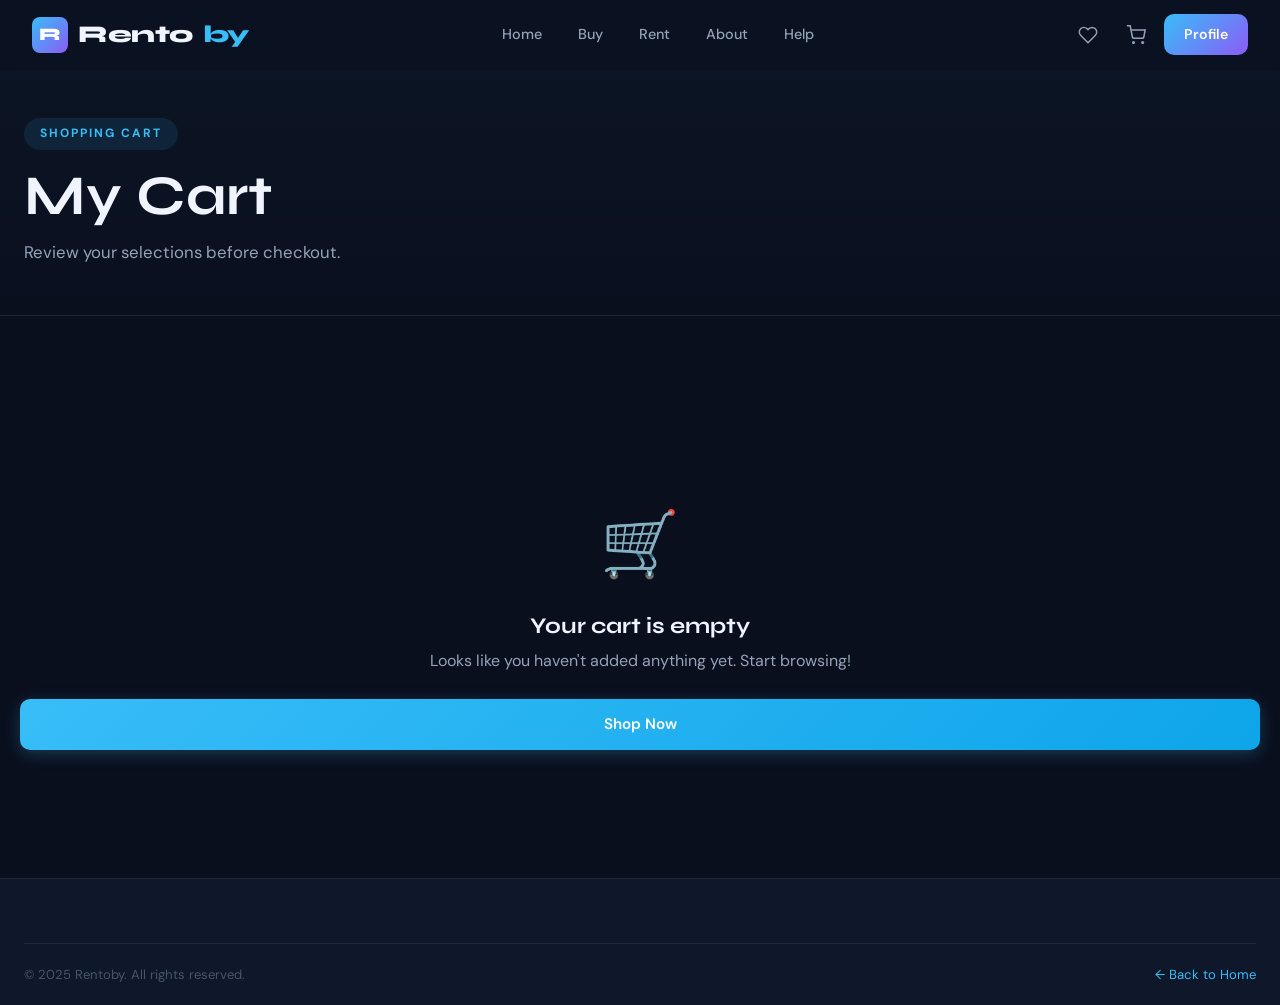
<file: Rentoby (1)/Rentoby/pages/cart.html>
<!DOCTYPE html>
<html lang="en">
<head>
  <meta charset="UTF-8">
  <meta name="viewport" content="width=device-width, initial-scale=1.0">
  <title>My Cart — Rentoby</title>
  <link rel="stylesheet" href="../css/style.css">
  <link rel="stylesheet" href="../css/animations.css">
  <style>
    .cart-layout { display: grid; grid-template-columns: 1fr 340px; gap: 32px; align-items: start; }
    .cart-item {
      background: var(--card);
      border: 1px solid var(--border);
      border-radius: var(--radius-lg);
      padding: 20px;
      display: flex;
      gap: 20px;
      align-items: center;
      margin-bottom: 16px;
      transition: border-color 0.2s;
    }
    .cart-item:hover { border-color: rgba(56,189,248,0.2); }
    .cart-item-img { width: 90px; height: 90px; border-radius: 10px; object-fit: cover; flex-shrink: 0; }
    .cart-item-info { flex: 1; min-width: 0; }
    .cart-mode-badge {
      display: inline-block;
      font-size: 0.68rem;
      font-weight: 700;
      text-transform: uppercase;
      padding: 3px 8px;
      border-radius: 4px;
      margin-bottom: 6px;
    }
    .badge-buy { background: rgba(56,189,248,0.15); color: var(--primary); }
    .badge-rent { background: rgba(139,92,246,0.15); color: var(--secondary); }
    .cart-item-name { font-weight: 700; font-size: 1rem; margin-bottom: 4px; font-family:'Syne',sans-serif; }
    .cart-item-price { color: var(--primary); font-weight: 700; font-size: 1.05rem; }
    .cart-item-period { font-size: 0.78rem; color: var(--text-muted); }
    .qty-control {
      display: flex;
      align-items: center;
      gap: 0;
      background: var(--card2);
      border: 1px solid var(--border);
      border-radius: 8px;
      overflow: hidden;
    }
    .qty-btn {
      width: 36px; height: 36px;
      display: flex; align-items: center; justify-content: center;
      font-size: 1.1rem;
      color: var(--text-muted);
      cursor: pointer;
      transition: all 0.2s;
      flex-shrink: 0;
    }
    .qty-btn:hover { background: rgba(56,189,248,0.08); color: var(--primary); }
    .qty-num { width: 40px; text-align: center; font-weight: 700; font-size: 0.95rem; }
    .cart-item-remove {
      width: 36px; height: 36px;
      border-radius: 8px;
      display: flex; align-items: center; justify-content: center;
      color: var(--text-dim);
      cursor: pointer;
      transition: all 0.2s;
      flex-shrink: 0;
    }
    .cart-item-remove:hover { background: rgba(239,68,68,0.1); color: var(--danger); }
    .cart-right-panel {
      background: var(--card);
      border: 1px solid var(--border);
      border-radius: var(--radius-lg);
      padding: 28px;
      position: sticky;
      top: calc(var(--nav-h) + 20px);
    }
    .cart-right-panel h3 { font-size: 1.1rem; margin-bottom: 20px; padding-bottom: 16px; border-bottom: 1px solid var(--border); }
    .cart-summary-row { display: flex; justify-content: space-between; margin-bottom: 14px; font-size: 0.9rem; color: var(--text-muted); }
    .cart-summary-row.total { font-size: 1.1rem; font-weight: 800; color: var(--text); padding-top: 14px; border-top: 1px solid var(--border); margin-top: 14px; }
    .cart-summary-row span:last-child { color: var(--text); }
    .cart-summary-row.total span:last-child { color: var(--primary); font-size: 1.3rem; }
    .coupon-input { display: flex; gap: 8px; margin: 20px 0; }
    .coupon-input input { flex: 1; background: var(--card2); border: 1px solid var(--border); color: var(--text); padding: 10px 14px; border-radius: 8px; font-size: 0.85rem; outline: none; }
    .coupon-input input:focus { border-color: var(--primary); }
    .coupon-input button { background: rgba(56,189,248,0.1); border: 1px solid rgba(56,189,248,0.2); color: var(--primary); padding: 10px 16px; border-radius: 8px; font-size: 0.85rem; font-weight: 600; cursor: pointer; transition: all 0.2s; }
    .coupon-input button:hover { background: rgba(56,189,248,0.2); }
    .checkout-btn { width: 100%; background: linear-gradient(135deg, var(--primary), var(--primary-dark)); color: #fff; padding: 15px; border-radius: 10px; font-size: 1rem; font-weight: 700; cursor: pointer; transition: all 0.2s; border: none; font-family: inherit; }
    .checkout-btn:hover { transform: translateY(-2px); box-shadow: 0 8px 24px rgba(56,189,248,0.3); }
    .cart-trust { display: flex; flex-direction: column; gap: 8px; margin-top: 16px; }
    .trust-item { display: flex; align-items: center; gap: 8px; font-size: 0.8rem; color: var(--text-muted); }
    .cart-header-row { display: flex; align-items: center; justify-content: space-between; margin-bottom: 20px; }
    .clear-cart-btn { font-size: 0.82rem; color: var(--danger); cursor: pointer; transition: opacity 0.2s; }
    .clear-cart-btn:hover { opacity: 0.7; }
    @media(max-width:1024px){ .cart-layout { grid-template-columns: 1fr; } .cart-right-panel { position: static; } }
    @media(max-width:600px){ .cart-item { flex-wrap: wrap; } .cart-item-img { width: 70px; height: 70px; } }
  </style>
</head>
<body>

<nav class="navbar">
  <div class="nav-inner">
    <a href="../index.html" class="nav-logo"><span class="logo-r">R</span> Rento<span>by</span></a>
    <ul class="nav-links" id="nav-links">
      <li><a href="../index.html">Home</a></li>
      <li><a href="buy.html">Buy</a></li>
      <li><a href="rent.html">Rent</a></li>
      <li><a href="about.html">About</a></li>
      <li><a href="help.html">Help</a></li>
    </ul>
    <div class="nav-right">
      <a href="wishlist.html" class="nav-icon-btn">
        <svg width="20" height="20" viewBox="0 0 24 24" fill="none" stroke="currentColor" stroke-width="1.8"><path d="M20.84 4.61a5.5 5.5 0 0 0-7.78 0L12 5.67l-1.06-1.06a5.5 5.5 0 0 0-7.78 7.78l1.06 1.06L12 21.23l7.78-7.78 1.06-1.06a5.5 5.5 0 0 0 0-7.78z"/></svg>
        <span class="wishlist-badge">0</span>
      </a>
      <a href="cart.html" class="nav-icon-btn">
        <svg width="20" height="20" viewBox="0 0 24 24" fill="none" stroke="currentColor" stroke-width="1.8"><circle cx="9" cy="21" r="1"/><circle cx="20" cy="21" r="1"/><path d="M1 1h4l2.68 13.39a2 2 0 0 0 2 1.61h9.72a2 2 0 0 0 2-1.61L23 6H6"/></svg>
        <span class="cart-badge">0</span>
      </a>
      <a href="profile.html" class="btn-nav-cta">Profile</a>
      <button class="menu-toggle" id="menu-toggle"><span></span><span></span><span></span></button>
    </div>
  </div>
</nav>

<div class="page-header">
  <div class="container">
    <span class="section-tag">Shopping Cart</span>
    <h1>My Cart</h1>
    <p>Review your selections before checkout.</p>
  </div>
</div>

<div class="container section-sm">
  <div id="cart-content"></div>
</div>

<footer class="footer">
  <div class="container">
    <div class="footer-bottom">
      <span>© 2025 Rentoby. All rights reserved.</span>
      <a href="../index.html" style="color:var(--primary)">← Back to Home</a>
    </div>
  </div>
</footer>

<script src="../js/products.js"></script>
<script src="../js/cart.js"></script>
<script src="../js/main.js"></script>
<script>
  function renderCart() {
    const items = Cart.getAll();
    const container = document.getElementById('cart-content');

    if (!items.length) {
      container.innerHTML = `
        <div class="empty-state">
          <div class="empty-icon">🛒</div>
          <h3>Your cart is empty</h3>
          <p>Looks like you haven't added anything yet. Start browsing!</p>
          <a href="buy.html" class="btn btn-primary">Shop Now</a>
        </div>`;
      return;
    }

    const subtotal = Cart.total();
    const delivery = 0;
    const discount = 0;
    const total = subtotal + delivery - discount;

    container.innerHTML = `
      <div class="cart-layout">
        <div>
          <div class="cart-header-row">
            <h2 style="font-size:1.1rem">${items.length} item${items.length>1?'s':''} in your cart</h2>
            <span class="clear-cart-btn" onclick="clearAll()">Clear all</span>
          </div>
          <div id="cart-items">
            ${items.map(item => `
              <div class="cart-item slide-up" data-key="${item.key}">
                <img class="cart-item-img" src="${item.image}" alt="${item.name}"
                     onerror="this.src='https://images.unsplash.com/photo-1555041469-a586c61ea9bc?w=200&q=80'">
                <div class="cart-item-info">
                  <span class="cart-mode-badge badge-${item.mode}">${item.mode === 'buy' ? 'Purchase' : `Rent / ${item.rentPeriod}`}</span>
                  <div class="cart-item-name">${item.name}</div>
                  <div class="cart-item-price">₹${item.price.toLocaleString('en-IN')}
                    ${item.mode === 'rent' ? `<span class="cart-item-period">/${item.rentPeriod === 'daily' ? 'day' : item.rentPeriod === 'weekly' ? 'wk' : 'mo'}</span>` : ''}
                  </div>
                </div>
                <div class="qty-control">
                  <button class="qty-btn" onclick="changeQty('${item.key}', ${item.qty - 1})">−</button>
                  <span class="qty-num">${item.qty}</span>
                  <button class="qty-btn" onclick="changeQty('${item.key}', ${item.qty + 1})">+</button>
                </div>
                <div style="text-align:right; min-width:90px">
                  <div style="font-weight:700; font-family:'Syne',sans-serif; color:var(--primary)">
                    ₹${(item.price * item.qty).toLocaleString('en-IN')}
                  </div>
                </div>
                <button class="cart-item-remove" onclick="removeItem('${item.key}')" title="Remove">
                  <svg width="16" height="16" viewBox="0 0 24 24" fill="none" stroke="currentColor" stroke-width="2">
                    <polyline points="3 6 5 6 21 6"/><path d="M19 6l-1 14a2 2 0 0 1-2 2H8a2 2 0 0 1-2-2L5 6"/>
                    <path d="M10 11v6M14 11v6"/><path d="M9 6V4a1 1 0 0 1 1-1h4a1 1 0 0 1 1 1v2"/>
                  </svg>
                </button>
              </div>`).join('')}
          </div>
        </div>

        <div class="cart-right-panel">
          <h3>Order Summary</h3>
          <div class="cart-summary-row"><span>Subtotal (${items.reduce((s,i)=>s+i.qty,0)} items)</span><span>₹${subtotal.toLocaleString('en-IN')}</span></div>
          <div class="cart-summary-row"><span>Delivery</span><span style="color:var(--success)">FREE</span></div>
          <div class="cart-summary-row"><span>Assembly</span><span style="color:var(--success)">FREE</span></div>
          <div class="coupon-input">
            <input type="text" placeholder="Coupon code" id="coupon-input">
            <button onclick="applyCoupon()">Apply</button>
          </div>
          <div class="cart-summary-row total"><span>Total</span><span>₹${total.toLocaleString('en-IN')}</span></div>
          <button class="checkout-btn btn-ripple" onclick="checkout()">Proceed to Checkout →</button>
          <div class="cart-trust">
            <div class="trust-item">🔒 Secure 256-bit SSL payment</div>
            <div class="trust-item">↩️ Free returns within 7 days</div>
            <div class="trust-item">🚚 Free delivery & setup</div>
          </div>
        </div>
      </div>`;

    initScrollAnimations();
  }

  function changeQty(key, qty) {
    Cart.updateQty(key, qty);
    renderCart();
  }

  function removeItem(key) {
    Cart.remove(key);
    renderCart();
  }

  function clearAll() {
    if (confirm('Remove all items from cart?')) {
      Cart.clear();
      renderCart();
    }
  }

  function applyCoupon() {
    const val = document.getElementById('coupon-input')?.value;
    showToast(val ? `Coupon "${val}" is not valid.` : 'Enter a coupon code.', 'info');
  }

  function checkout() {
    showToast('🎉 Order placed successfully! (Demo)', 'success');
    setTimeout(() => {
      Cart.clear();
      renderCart();
    }, 1500);
  }

  document.addEventListener('cartUpdated', renderCart);
  renderCart();
</script>
</body>
</html>
</file>
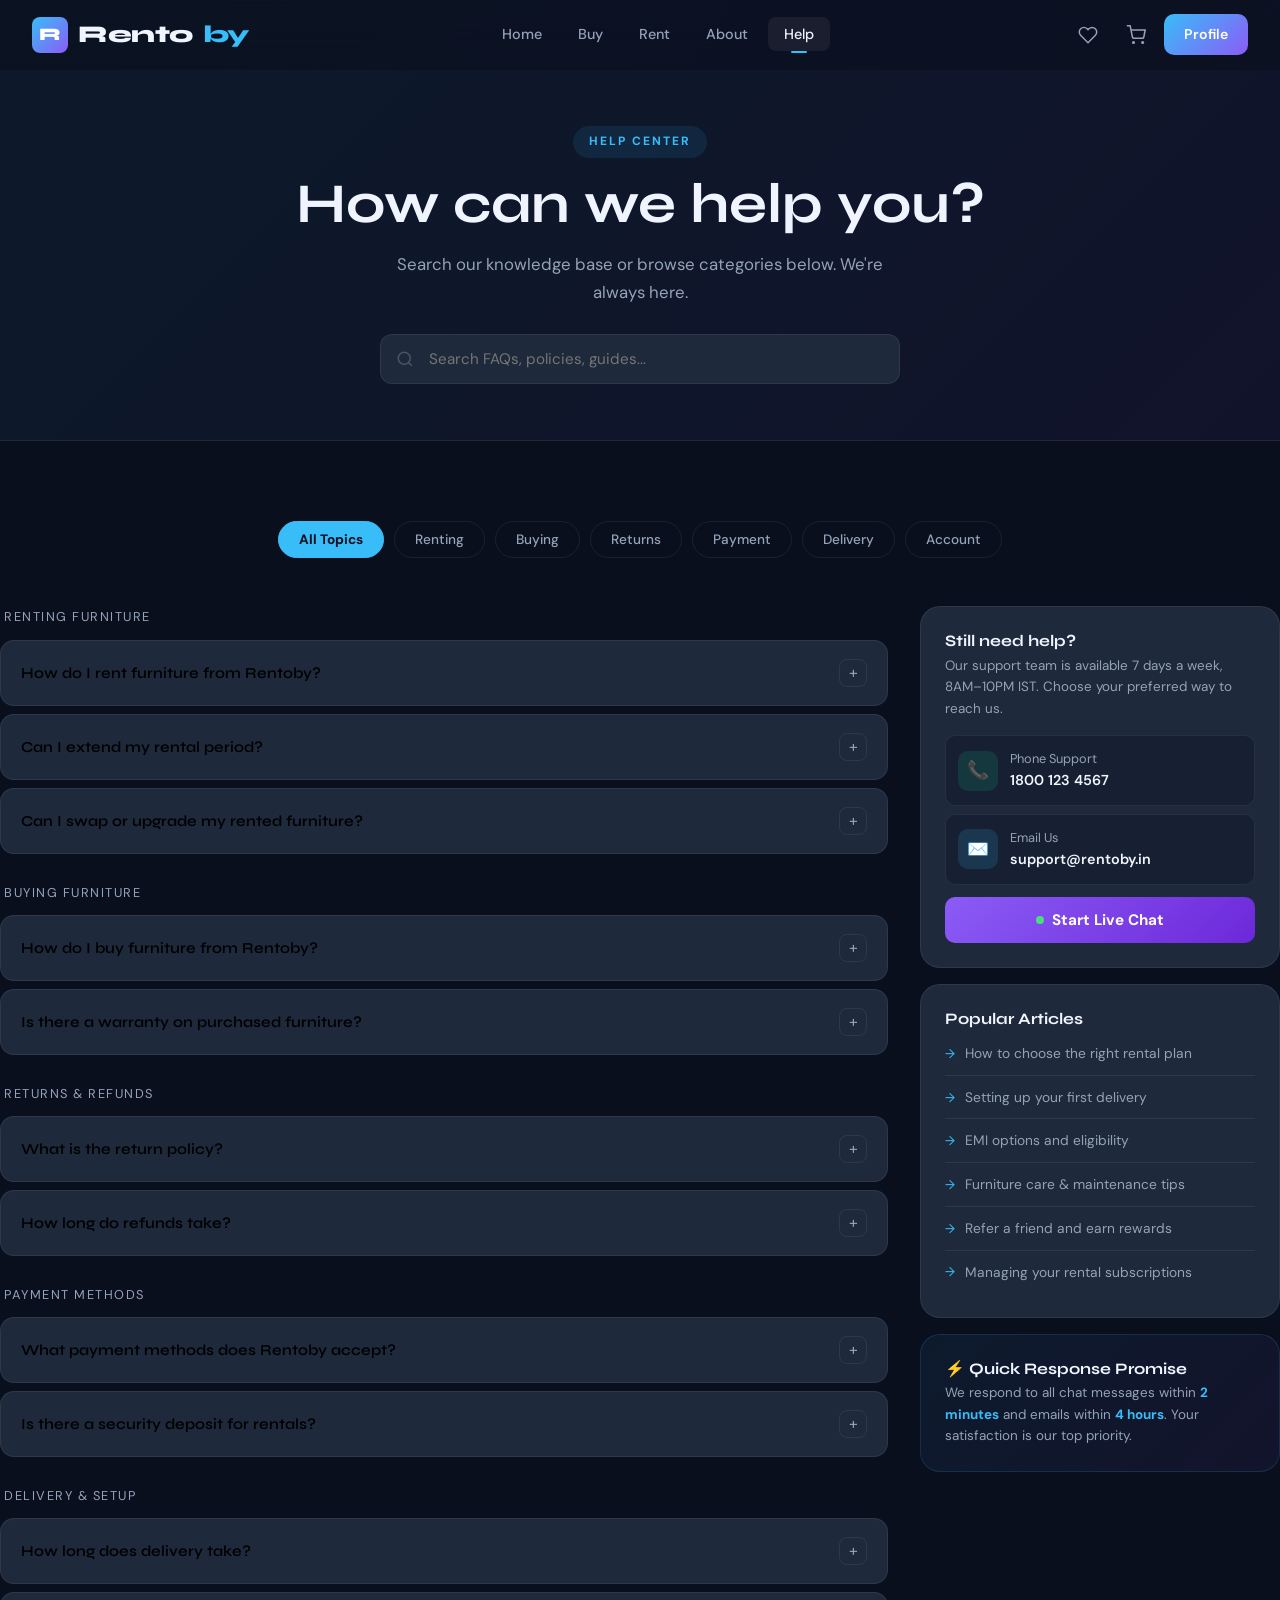
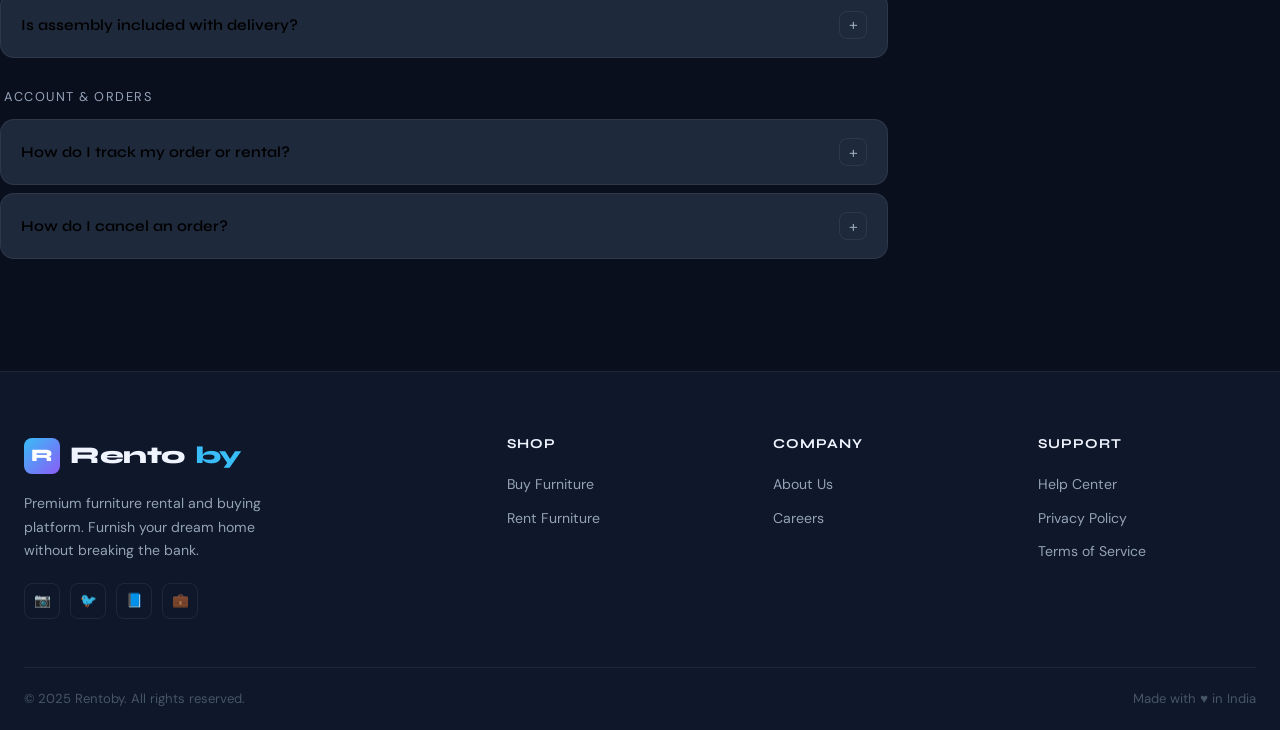
<file: Rentoby (1)/Rentoby/pages/help.html>
<!DOCTYPE html>
<html lang="en">
<head>
  <meta charset="UTF-8">
  <meta name="viewport" content="width=device-width, initial-scale=1.0">
  <title>Help Center — Rentoby</title>
  <link rel="stylesheet" href="../css/style.css">
  <link rel="stylesheet" href="../css/animations.css">
  <style>
    /* ── Help Hero ── */
    .help-hero {
      background: linear-gradient(135deg, rgba(56,189,248,0.06), rgba(139,92,246,0.06));
      border-bottom: 1px solid var(--border);
      padding: calc(var(--nav-h) + 56px) 0 56px;
      text-align: center;
    }
    .help-hero h1 { font-size: clamp(2rem,5vw,3.5rem); margin-bottom: 14px; }
    .help-hero p { color: var(--text-muted); font-size: 1.05rem; max-width: 520px; margin: 0 auto 28px; }
    .help-search {
      position: relative;
      max-width: 520px;
      margin: 0 auto;
    }
    .help-search input {
      width: 100%;
      background: var(--card);
      border: 1px solid var(--border);
      border-radius: 12px;
      padding: 14px 20px 14px 48px;
      color: var(--text);
      font-size: 0.95rem;
      outline: none;
      transition: border-color 0.2s, box-shadow 0.2s;
    }
    .help-search input:focus { border-color: var(--primary); box-shadow: 0 0 0 4px rgba(56,189,248,0.1); }
    .help-search .h-search-icon {
      position: absolute;
      left: 16px; top: 50%;
      transform: translateY(-50%);
      color: var(--text-dim);
      pointer-events: none;
    }

    /* ── FAQ Categories ── */
    .faq-cats {
      display: flex;
      gap: 10px;
      flex-wrap: wrap;
      justify-content: center;
      margin-bottom: 48px;
    }
    .faq-cat-btn {
      padding: 9px 20px;
      border: 1px solid var(--border);
      border-radius: 40px;
      font-size: 0.85rem;
      font-weight: 500;
      color: var(--text-muted);
      background: transparent;
      cursor: pointer;
      transition: all 0.2s;
    }
    .faq-cat-btn:hover { border-color: var(--primary); color: var(--primary); }
    .faq-cat-btn.active {
      background: var(--primary);
      border-color: var(--primary);
      color: #0a0f1e;
      font-weight: 700;
    }

    /* ── FAQ Layout ── */
    .faq-layout {
      display: grid;
      grid-template-columns: 1fr 360px;
      gap: 32px;
      align-items: start;
    }

    /* ── Accordion ── */
    .faq-group { margin-bottom: 32px; }
    .faq-group-title {
      font-size: 0.8rem;
      text-transform: uppercase;
      letter-spacing: 1.5px;
      color: var(--text-muted);
      margin-bottom: 12px;
      padding-left: 4px;
    }
    .accordion-item {
      background: var(--card);
      border: 1px solid var(--border);
      border-radius: var(--radius);
      margin-bottom: 8px;
      overflow: hidden;
      transition: border-color 0.2s;
    }
    .accordion-item.open { border-color: rgba(56,189,248,0.25); }
    .accordion-trigger {
      width: 100%;
      display: flex;
      align-items: center;
      justify-content: space-between;
      gap: 12px;
      padding: 18px 20px;
      text-align: left;
      cursor: pointer;
      transition: background 0.2s;
    }
    .accordion-trigger:hover { background: rgba(56,189,248,0.04); }
    .accordion-q {
      font-size: 0.95rem;
      font-weight: 600;
      font-family: 'Syne', sans-serif;
      flex: 1;
    }
    .accordion-icon {
      width: 28px; height: 28px;
      border: 1px solid var(--border);
      border-radius: 8px;
      display: flex; align-items: center; justify-content: center;
      color: var(--text-muted);
      font-size: 1rem;
      flex-shrink: 0;
      transition: all 0.3s;
      font-style: normal;
    }
    .accordion-item.open .accordion-icon {
      background: var(--primary);
      border-color: var(--primary);
      color: #0a0f1e;
      transform: rotate(45deg);
    }
    .accordion-body {
      max-height: 0;
      overflow: hidden;
      transition: max-height 0.4s cubic-bezier(0,1,0,1);
    }
    .accordion-item.open .accordion-body {
      max-height: 600px;
      transition: max-height 0.5s ease-in-out;
    }
    .accordion-answer {
      padding: 0 20px 18px;
      font-size: 0.9rem;
      color: var(--text-muted);
      line-height: 1.8;
      border-top: 1px solid var(--border);
      padding-top: 14px;
    }
    .accordion-answer ul { list-style: disc; padding-left: 18px; margin-top: 8px; }
    .accordion-answer li { margin-bottom: 4px; }
    .accordion-answer strong { color: var(--text); }
    .accordion-answer a { color: var(--primary); text-decoration: underline; }

    /* ── Contact Panel ── */
    .contact-panel { position: sticky; top: calc(var(--nav-h) + 20px); display: flex; flex-direction: column; gap: 16px; }
    .contact-card {
      background: var(--card);
      border: 1px solid var(--border);
      border-radius: var(--radius-lg);
      padding: 24px;
    }
    .contact-card h3 { font-size: 1rem; margin-bottom: 4px; }
    .contact-card p { font-size: 0.84rem; color: var(--text-muted); margin-bottom: 16px; line-height: 1.6; }
    .contact-method {
      display: flex;
      align-items: center;
      gap: 12px;
      padding: 12px;
      background: var(--card2);
      border: 1px solid var(--border);
      border-radius: 10px;
      margin-bottom: 8px;
      transition: all 0.2s;
      cursor: pointer;
    }
    .contact-method:hover { border-color: var(--primary); transform: translateX(3px); }
    .contact-method-icon {
      width: 40px; height: 40px;
      border-radius: 10px;
      display: flex; align-items: center; justify-content: center;
      font-size: 1.1rem;
      flex-shrink: 0;
    }
    .icon-phone { background: rgba(16,185,129,0.15); }
    .icon-email { background: rgba(56,189,248,0.15); }
    .icon-chat { background: rgba(139,92,246,0.15); }
    .contact-method-info {}
    .contact-label { font-size: 0.8rem; color: var(--text-muted); }
    .contact-value { font-size: 0.9rem; font-weight: 600; }
    .live-chat-btn {
      width: 100%;
      background: linear-gradient(135deg, var(--secondary), #6d28d9);
      color: #fff;
      padding: 13px;
      border-radius: 10px;
      font-size: 0.95rem;
      font-weight: 700;
      cursor: pointer;
      transition: all 0.2s;
      border: none;
      font-family: inherit;
      display: flex;
      align-items: center;
      justify-content: center;
      gap: 8px;
      margin-top: 12px;
    }
    .live-chat-btn:hover { transform: translateY(-2px); box-shadow: 0 8px 24px rgba(139,92,246,0.3); }
    .chat-dot {
      width: 8px; height: 8px;
      background: #4ade80;
      border-radius: 50%;
      animation: pulseGlow 1.5s ease-in-out infinite;
    }

    /* ── Popular Articles ── */
    .article-link {
      display: flex;
      align-items: center;
      gap: 10px;
      padding: 10px 0;
      border-bottom: 1px solid var(--border);
      font-size: 0.86rem;
      cursor: pointer;
      transition: color 0.2s;
      color: var(--text-muted);
    }
    .article-link:last-child { border-bottom: none; }
    .article-link:hover { color: var(--primary); }
    .article-link::before { content: '→'; color: var(--primary); font-size: 0.8rem; }

    @media(max-width:1024px) { .faq-layout { grid-template-columns: 1fr; } .contact-panel { position: static; } }
  </style>
</head>
<body>

<nav class="navbar">
  <div class="nav-inner">
    <a href="../index.html" class="nav-logo"><span class="logo-r">R</span> Rento<span>by</span></a>
    <ul class="nav-links" id="nav-links">
      <li><a href="../index.html">Home</a></li>
      <li><a href="buy.html">Buy</a></li>
      <li><a href="rent.html">Rent</a></li>
      <li><a href="about.html">About</a></li>
      <li><a href="help.html" class="active">Help</a></li>
    </ul>
    <div class="nav-right">
      <a href="wishlist.html" class="nav-icon-btn"><svg width="20" height="20" viewBox="0 0 24 24" fill="none" stroke="currentColor" stroke-width="1.8"><path d="M20.84 4.61a5.5 5.5 0 0 0-7.78 0L12 5.67l-1.06-1.06a5.5 5.5 0 0 0-7.78 7.78l1.06 1.06L12 21.23l7.78-7.78 1.06-1.06a5.5 5.5 0 0 0 0-7.78z"/></svg><span class="wishlist-badge">0</span></a>
      <a href="cart.html" class="nav-icon-btn"><svg width="20" height="20" viewBox="0 0 24 24" fill="none" stroke="currentColor" stroke-width="1.8"><circle cx="9" cy="21" r="1"/><circle cx="20" cy="21" r="1"/><path d="M1 1h4l2.68 13.39a2 2 0 0 0 2 1.61h9.72a2 2 0 0 0 2-1.61L23 6H6"/></svg><span class="cart-badge">0</span></a>
      <a href="profile.html" class="btn-nav-cta">Profile</a>
      <button class="menu-toggle" id="menu-toggle"><span></span><span></span><span></span></button>
    </div>
  </div>
</nav>

<!-- Hero -->
<div class="help-hero">
  <div class="container">
    <span class="section-tag" style="animation:fadeInUp 0.6s both">Help Center</span>
    <h1 style="animation:fadeInUp 0.7s 0.1s both">How can we help you?</h1>
    <p style="animation:fadeInUp 0.8s 0.2s both">Search our knowledge base or browse categories below. We're always here.</p>
    <div class="help-search" style="animation:fadeInUp 0.8s 0.3s both">
      <svg class="h-search-icon" width="18" height="18" viewBox="0 0 24 24" fill="none" stroke="currentColor" stroke-width="2"><circle cx="11" cy="11" r="8"/><path d="m21 21-4.35-4.35"/></svg>
      <input type="text" id="faq-search" placeholder="Search FAQs, policies, guides..." autocomplete="off">
    </div>
  </div>
</div>

<div class="container section">

  <!-- FAQ Category Tabs -->
  <div class="faq-cats">
    <button class="faq-cat-btn active" data-cat="all">All Topics</button>
    <button class="faq-cat-btn" data-cat="renting">Renting</button>
    <button class="faq-cat-btn" data-cat="buying">Buying</button>
    <button class="faq-cat-btn" data-cat="returns">Returns</button>
    <button class="faq-cat-btn" data-cat="payment">Payment</button>
    <button class="faq-cat-btn" data-cat="delivery">Delivery</button>
    <button class="faq-cat-btn" data-cat="account">Account</button>
  </div>

  <div class="faq-layout">
    <!-- FAQ Accordion -->
    <div>
      <div class="faq-group" id="faq-accordion">

        <!-- Renting -->
        <div class="faq-group-title">Renting Furniture</div>
        <div class="accordion-item slide-up" data-cat="renting">
          <button class="accordion-trigger" onclick="toggleAccordion(this)">
            <span class="accordion-q">How do I rent furniture from Rentoby?</span>
            <i class="accordion-icon">+</i>
          </button>
          <div class="accordion-body">
            <div class="accordion-answer">
              Renting is simple and takes just a few minutes:
              <ul>
                <li>Browse our <a href="rent.html">Rent page</a> and choose your furniture.</li>
                <li>Select your preferred rental period — Daily, Weekly, or Monthly.</li>
                <li>Add to cart and proceed to checkout.</li>
                <li>Enter your delivery address and pay securely online.</li>
                <li>We deliver and assemble — usually within 24–48 hours!</li>
              </ul>
              <strong>No security deposit required.</strong> Cancel or return anytime.
            </div>
          </div>
        </div>

        <div class="accordion-item slide-up delay-1" data-cat="renting">
          <button class="accordion-trigger" onclick="toggleAccordion(this)">
            <span class="accordion-q">Can I extend my rental period?</span>
            <i class="accordion-icon">+</i>
          </button>
          <div class="accordion-body">
            <div class="accordion-answer">
              Yes! You can extend your rental at any time from your Profile dashboard under "My Rentals". Extensions are billed at the same rate as your current plan. There are no penalties for extending — in fact, longer plans come with better pricing.
            </div>
          </div>
        </div>

        <div class="accordion-item slide-up delay-2" data-cat="renting">
          <button class="accordion-trigger" onclick="toggleAccordion(this)">
            <span class="accordion-q">Can I swap or upgrade my rented furniture?</span>
            <i class="accordion-icon">+</i>
          </button>
          <div class="accordion-body">
            <div class="accordion-answer">
              Absolutely. Rentoby allows you to swap your rented item for a different product once per rental cycle at no extra charge. Upgrades (switching to a higher-value item) involve a simple top-up payment. Contact our support team to initiate a swap.
            </div>
          </div>
        </div>

        <!-- Buying -->
        <div class="faq-group-title" style="margin-top:28px">Buying Furniture</div>
        <div class="accordion-item slide-up" data-cat="buying">
          <button class="accordion-trigger" onclick="toggleAccordion(this)">
            <span class="accordion-q">How do I buy furniture from Rentoby?</span>
            <i class="accordion-icon">+</i>
          </button>
          <div class="accordion-body">
            <div class="accordion-answer">
              Buying is straightforward:
              <ul>
                <li>Visit our <a href="buy.html">Buy page</a> and browse 50+ premium products.</li>
                <li>Click "Buy Now" or add to cart.</li>
                <li>Checkout securely with UPI, Card, Net Banking, or EMI.</li>
                <li>Receive delivery within 2–5 business days, with free assembly included.</li>
              </ul>
              All purchases come with a <strong>1-year warranty</strong> and 7-day easy return policy.
            </div>
          </div>
        </div>

        <div class="accordion-item slide-up delay-1" data-cat="buying">
          <button class="accordion-trigger" onclick="toggleAccordion(this)">
            <span class="accordion-q">Is there a warranty on purchased furniture?</span>
            <i class="accordion-icon">+</i>
          </button>
          <div class="accordion-body">
            <div class="accordion-answer">
              Yes. All furniture purchased from Rentoby includes a <strong>1-year manufacturer warranty</strong> covering manufacturing defects. Premium products (marked with "Top Rated") come with a <strong>2-year warranty</strong>. Warranty does not cover damage caused by misuse or accidents — but we offer optional furniture protection plans.
            </div>
          </div>
        </div>

        <!-- Returns -->
        <div class="faq-group-title" style="margin-top:28px">Returns & Refunds</div>
        <div class="accordion-item slide-up" data-cat="returns">
          <button class="accordion-trigger" onclick="toggleAccordion(this)">
            <span class="accordion-q">What is the return policy?</span>
            <i class="accordion-icon">+</i>
          </button>
          <div class="accordion-body">
            <div class="accordion-answer">
              We offer a <strong>7-day hassle-free return policy</strong> on all purchases. If you're not completely happy with your order:
              <ul>
                <li>Initiate a return from your Profile → My Orders within 7 days of delivery.</li>
                <li>Our team will schedule a free pickup at your convenience.</li>
                <li>Refunds are processed within 5–7 business days to your original payment method.</li>
              </ul>
              For rentals, you can return items at any time — just give us 48 hours' notice and we'll arrange pickup for free.
            </div>
          </div>
        </div>

        <div class="accordion-item slide-up delay-1" data-cat="returns">
          <button class="accordion-trigger" onclick="toggleAccordion(this)">
            <span class="accordion-q">How long do refunds take?</span>
            <i class="accordion-icon">+</i>
          </button>
          <div class="accordion-body">
            <div class="accordion-answer">
              Once your return is picked up and inspected (usually 1–2 business days), refunds are processed within <strong>5–7 business days</strong>. The time to reflect in your account depends on your bank or payment provider — typically 2–3 additional working days for cards, and near-instant for UPI.
            </div>
          </div>
        </div>

        <!-- Payment -->
        <div class="faq-group-title" style="margin-top:28px">Payment Methods</div>
        <div class="accordion-item slide-up" data-cat="payment">
          <button class="accordion-trigger" onclick="toggleAccordion(this)">
            <span class="accordion-q">What payment methods does Rentoby accept?</span>
            <i class="accordion-icon">+</i>
          </button>
          <div class="accordion-body">
            <div class="accordion-answer">
              We accept all major payment methods:
              <ul>
                <li><strong>UPI:</strong> PhonePe, Google Pay, Paytm, BHIM</li>
                <li><strong>Credit/Debit Cards:</strong> Visa, Mastercard, RuPay, Amex</li>
                <li><strong>Net Banking:</strong> All major Indian banks</li>
                <li><strong>EMI:</strong> No-cost EMI on orders above ₹5,000 (3, 6, 12 months)</li>
                <li><strong>Wallets:</strong> Paytm, Amazon Pay, MobiKwik</li>
                <li><strong>Buy Now Pay Later:</strong> ZestMoney, LazyPay</li>
              </ul>
              All transactions are secured with 256-bit SSL encryption.
            </div>
          </div>
        </div>

        <div class="accordion-item slide-up delay-1" data-cat="payment">
          <button class="accordion-trigger" onclick="toggleAccordion(this)">
            <span class="accordion-q">Is there a security deposit for rentals?</span>
            <i class="accordion-icon">+</i>
          </button>
          <div class="accordion-body">
            <div class="accordion-answer">
              <strong>No security deposit is required</strong> for any rental on Rentoby. This is one of our core promises. You simply pay the rental amount for your chosen period, and that's it. No hidden charges, no lock-in fees, no surprises.
            </div>
          </div>
        </div>

        <!-- Delivery -->
        <div class="faq-group-title" style="margin-top:28px">Delivery & Setup</div>
        <div class="accordion-item slide-up" data-cat="delivery">
          <button class="accordion-trigger" onclick="toggleAccordion(this)">
            <span class="accordion-q">How long does delivery take?</span>
            <i class="accordion-icon">+</i>
          </button>
          <div class="accordion-body">
            <div class="accordion-answer">
              Delivery timelines depend on your city:
              <ul>
                <li><strong>Metro cities</strong> (Bengaluru, Mumbai, Delhi, Hyderabad, Chennai, Pune): Same-day or next-day delivery.</li>
                <li><strong>Tier-2 cities:</strong> 2–3 business days.</li>
                <li><strong>Other pin codes:</strong> 4–7 business days.</li>
              </ul>
              All deliveries include <strong>free assembly and setup</strong> by our trained team. You'll receive real-time tracking via SMS and email.
            </div>
          </div>
        </div>

        <div class="accordion-item slide-up delay-1" data-cat="delivery">
          <button class="accordion-trigger" onclick="toggleAccordion(this)">
            <span class="accordion-q">Is assembly included with delivery?</span>
            <i class="accordion-icon">+</i>
          </button>
          <div class="accordion-body">
            <div class="accordion-answer">
              Yes, 100% free assembly is included with every order — both rentals and purchases. Our professional installation team will arrive with your delivery, assemble everything in your space, and clean up before leaving. You don't need to lift a finger.
            </div>
          </div>
        </div>

        <!-- Account -->
        <div class="faq-group-title" style="margin-top:28px">Account & Orders</div>
        <div class="accordion-item slide-up" data-cat="account">
          <button class="accordion-trigger" onclick="toggleAccordion(this)">
            <span class="accordion-q">How do I track my order or rental?</span>
            <i class="accordion-icon">+</i>
          </button>
          <div class="accordion-body">
            <div class="accordion-answer">
              You can track all your orders and active rentals from your <a href="profile.html">Profile page</a> under "My Orders" or "Active Rentals". We also send real-time SMS and email updates at every stage — order confirmed, out for delivery, delivered, and more.
            </div>
          </div>
        </div>

        <div class="accordion-item slide-up delay-1" data-cat="account">
          <button class="accordion-trigger" onclick="toggleAccordion(this)">
            <span class="accordion-q">How do I cancel an order?</span>
            <i class="accordion-icon">+</i>
          </button>
          <div class="accordion-body">
            <div class="accordion-answer">
              Orders can be cancelled free of charge within <strong>2 hours of placing them</strong>. After dispatch, you can still return the item using our 7-day return policy. To cancel, go to Profile → My Orders → Cancel Order, or contact our support team directly.
            </div>
          </div>
        </div>

      </div><!-- end faq-accordion -->
    </div>

    <!-- Contact Panel -->
    <div class="contact-panel slide-right">
      <div class="contact-card">
        <h3>Still need help?</h3>
        <p>Our support team is available 7 days a week, 8AM–10PM IST. Choose your preferred way to reach us.</p>

        <div class="contact-method">
          <div class="contact-method-icon icon-phone">📞</div>
          <div class="contact-method-info">
            <div class="contact-label">Phone Support</div>
            <div class="contact-value">1800 123 4567</div>
          </div>
        </div>
        <div class="contact-method">
          <div class="contact-method-icon icon-email">✉️</div>
          <div class="contact-method-info">
            <div class="contact-label">Email Us</div>
            <div class="contact-value">support@rentoby.in</div>
          </div>
        </div>

        <button class="live-chat-btn btn-ripple" onclick="startChat()">
          <span class="chat-dot"></span>
          Start Live Chat
        </button>
      </div>

      <div class="contact-card">
        <h3>Popular Articles</h3>
        <div class="article-link">How to choose the right rental plan</div>
        <div class="article-link">Setting up your first delivery</div>
        <div class="article-link">EMI options and eligibility</div>
        <div class="article-link">Furniture care & maintenance tips</div>
        <div class="article-link">Refer a friend and earn rewards</div>
        <div class="article-link">Managing your rental subscriptions</div>
      </div>

      <div class="contact-card" style="background:linear-gradient(135deg,rgba(56,189,248,0.07),rgba(139,92,246,0.07));border-color:rgba(56,189,248,0.15)">
        <h3>⚡ Quick Response Promise</h3>
        <p style="margin-bottom:0">We respond to all chat messages within <strong style="color:var(--primary)">2 minutes</strong> and emails within <strong style="color:var(--primary)">4 hours</strong>. Your satisfaction is our top priority.</p>
      </div>
    </div>
  </div>
</div>

<footer class="footer">
  <div class="container">
    <div class="footer-grid">
      <div class="footer-brand">
        <a href="../index.html" class="nav-logo logo" style="margin-bottom:16px;display:inline-flex">
          <span class="logo-r">R</span> Rento<span style="color:var(--primary)">by</span>
        </a>
        <p>Premium furniture rental and buying platform. Furnish your dream home without breaking the bank.</p>
        <div class="footer-socials">
          <a href="#" class="social-icon">📷</a>
          <a href="#" class="social-icon">🐦</a>
          <a href="#" class="social-icon">📘</a>
          <a href="#" class="social-icon">💼</a>
        </div>
      </div>
      <div class="footer-col">
        <h4>Shop</h4>
        <a href="buy.html">Buy Furniture</a>
        <a href="rent.html">Rent Furniture</a>
      </div>
      <div class="footer-col">
        <h4>Company</h4>
        <a href="about.html">About Us</a>
        <a href="#">Careers</a>
      </div>
      <div class="footer-col">
        <h4>Support</h4>
        <a href="help.html">Help Center</a>
        <a href="#">Privacy Policy</a>
        <a href="#">Terms of Service</a>
      </div>
    </div>
    <div class="footer-bottom">
      <span>© 2025 Rentoby. All rights reserved.</span>
      <span>Made with ♥ in India</span>
    </div>
  </div>
</footer>

<script src="../js/products.js"></script>
<script src="../js/cart.js"></script>
<script src="../js/main.js"></script>
<script>
  // ── Accordion ──────────────────────────────────────────────────────────────
  function toggleAccordion(trigger) {
    const item = trigger.closest('.accordion-item');
    const isOpen = item.classList.contains('open');
    // Close all
    document.querySelectorAll('.accordion-item.open').forEach(i => i.classList.remove('open'));
    // Open clicked if was closed
    if (!isOpen) item.classList.add('open');
  }

  // ── FAQ Category Filter ────────────────────────────────────────────────────
  document.querySelectorAll('.faq-cat-btn').forEach(btn => {
    btn.addEventListener('click', () => {
      document.querySelectorAll('.faq-cat-btn').forEach(b => b.classList.remove('active'));
      btn.classList.add('active');
      const cat = btn.dataset.cat;
      document.querySelectorAll('.accordion-item').forEach(item => {
        item.style.display = (cat === 'all' || item.dataset.cat === cat) ? 'block' : 'none';
      });
      document.querySelectorAll('.faq-group-title').forEach(title => {
        title.style.display = cat === 'all' ? 'block' : 'none';
      });
    });
  });

  // ── FAQ Search ─────────────────────────────────────────────────────────────
  document.getElementById('faq-search').addEventListener('input', function () {
    const q = this.value.toLowerCase().trim();
    document.querySelectorAll('.accordion-item').forEach(item => {
      const text = item.querySelector('.accordion-q').textContent.toLowerCase();
      item.style.display = (!q || text.includes(q)) ? 'block' : 'none';
    });
  });

  // ── Live Chat ──────────────────────────────────────────────────────────────
  function startChat() {
    showToast('Connecting you to a support agent… (Demo)', 'success');
  }
</script>
</body>
</html>
</file>
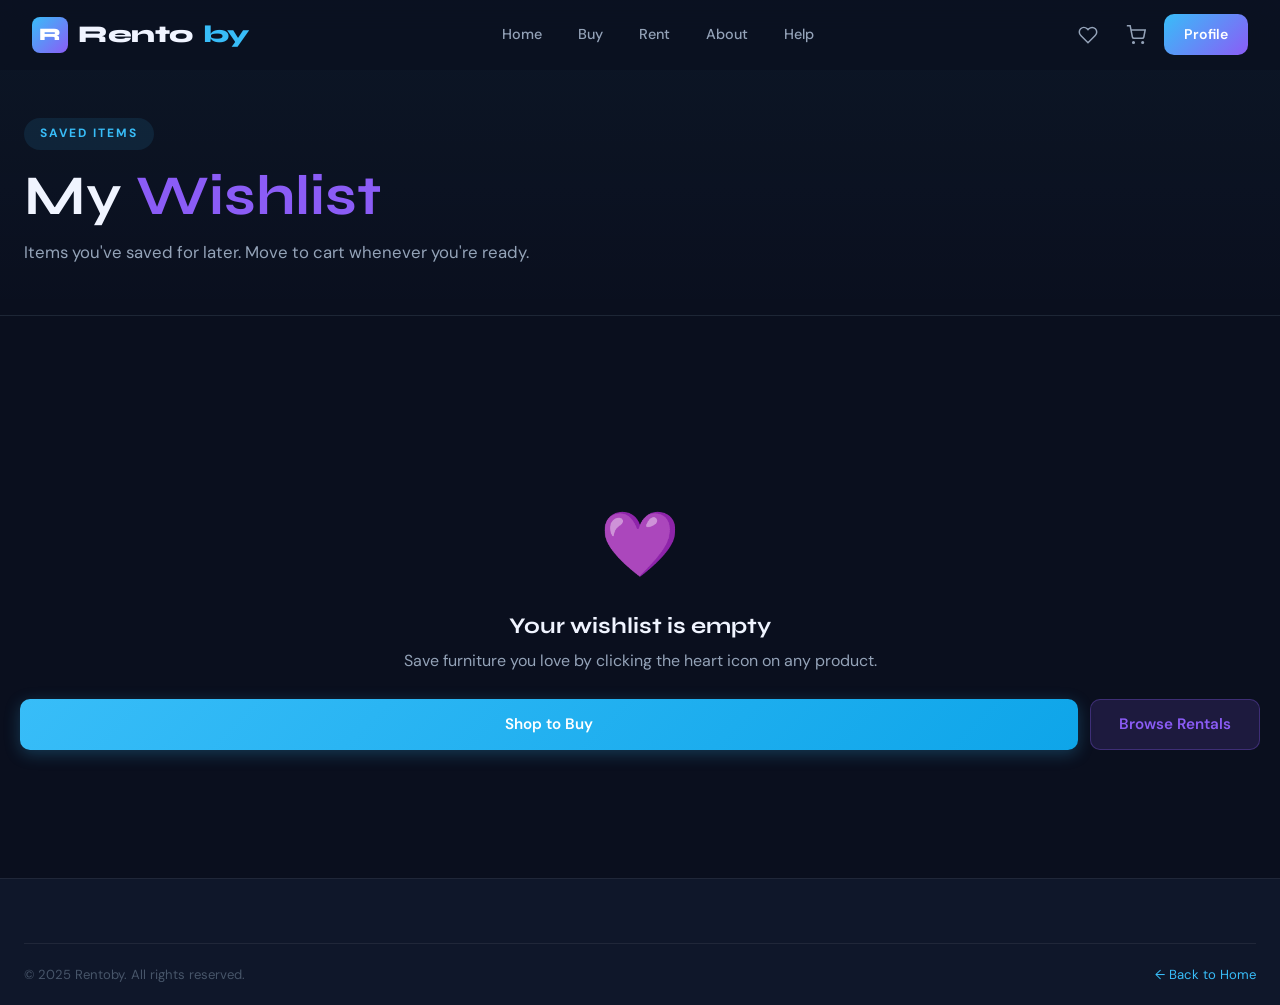
<file: Rentoby (1)/Rentoby/pages/wishlist.html>
<!DOCTYPE html>
<html lang="en">
<head>
  <meta charset="UTF-8">
  <meta name="viewport" content="width=device-width, initial-scale=1.0">
  <title>My Wishlist — Rentoby</title>
  <link rel="stylesheet" href="../css/style.css">
  <link rel="stylesheet" href="../css/animations.css">
  <style>
    .wishlist-grid {
      display: grid;
      grid-template-columns: repeat(auto-fill, minmax(280px, 1fr));
      gap: 24px;
    }
    .wish-card {
      background: var(--card);
      border: 1px solid var(--border);
      border-radius: var(--radius-lg);
      overflow: hidden;
      transition: transform 0.3s, box-shadow 0.3s, border-color 0.3s;
      position: relative;
    }
    .wish-card:hover {
      transform: translateY(-6px);
      box-shadow: 0 20px 40px rgba(0,0,0,0.35);
      border-color: rgba(139,92,246,0.3);
    }
    .wish-img-wrap { position: relative; aspect-ratio: 4/3; overflow: hidden; }
    .wish-img-wrap img { width: 100%; height: 100%; object-fit: cover; transition: transform 0.5s; }
    .wish-card:hover .wish-img-wrap img { transform: scale(1.06); }
    .wish-remove {
      position: absolute;
      top: 12px; right: 12px;
      width: 34px; height: 34px;
      background: rgba(10,15,30,0.8);
      backdrop-filter: blur(8px);
      border-radius: 8px;
      display: flex; align-items: center; justify-content: center;
      color: #ef4444;
      cursor: pointer;
      transition: all 0.2s;
      z-index: 1;
    }
    .wish-remove:hover { background: rgba(239,68,68,0.2); transform: scale(1.1); }
    .wish-body { padding: 16px 18px 18px; }
    .wish-cat { font-size: 0.72rem; font-weight: 700; text-transform: uppercase; letter-spacing: 1px; color: var(--secondary); }
    .wish-name { font-size: 1rem; font-weight: 700; font-family: 'Syne', sans-serif; margin: 6px 0 4px; }
    .wish-price { font-size: 1.15rem; font-weight: 800; color: var(--primary); margin-bottom: 14px; }
    .wish-actions { display: flex; gap: 8px; }
    .btn-move-cart {
      flex: 1;
      background: linear-gradient(135deg, var(--primary), var(--primary-dark));
      color: #fff;
      padding: 10px 16px;
      border-radius: 8px;
      font-size: 0.85rem;
      font-weight: 600;
      display: flex; align-items: center; justify-content: center; gap: 6px;
      transition: all 0.2s;
    }
    .btn-move-cart:hover { opacity: 0.9; transform: translateY(-1px); }
    .btn-rent-wish {
      flex: 1;
      background: rgba(139,92,246,0.12);
      border: 1px solid rgba(139,92,246,0.3);
      color: var(--secondary);
      padding: 10px 16px;
      border-radius: 8px;
      font-size: 0.85rem;
      font-weight: 600;
      transition: all 0.2s;
    }
    .btn-rent-wish:hover { background: rgba(139,92,246,0.22); }
    .wishlist-header-row {
      display: flex;
      align-items: center;
      justify-content: space-between;
      margin-bottom: 28px;
    }
    .wishlist-count-badge {
      background: rgba(139,92,246,0.15);
      color: var(--secondary);
      font-size: 0.8rem;
      font-weight: 700;
      padding: 4px 14px;
      border-radius: 20px;
    }
  </style>
</head>
<body>

<nav class="navbar">
  <div class="nav-inner">
    <a href="../index.html" class="nav-logo"><span class="logo-r">R</span> Rento<span>by</span></a>
    <ul class="nav-links" id="nav-links">
      <li><a href="../index.html">Home</a></li>
      <li><a href="buy.html">Buy</a></li>
      <li><a href="rent.html">Rent</a></li>
      <li><a href="about.html">About</a></li>
      <li><a href="help.html">Help</a></li>
    </ul>
    <div class="nav-right">
      <a href="wishlist.html" class="nav-icon-btn">
        <svg width="20" height="20" viewBox="0 0 24 24" fill="none" stroke="currentColor" stroke-width="1.8"><path d="M20.84 4.61a5.5 5.5 0 0 0-7.78 0L12 5.67l-1.06-1.06a5.5 5.5 0 0 0-7.78 7.78l1.06 1.06L12 21.23l7.78-7.78 1.06-1.06a5.5 5.5 0 0 0 0-7.78z"/></svg>
        <span class="wishlist-badge">0</span>
      </a>
      <a href="cart.html" class="nav-icon-btn">
        <svg width="20" height="20" viewBox="0 0 24 24" fill="none" stroke="currentColor" stroke-width="1.8"><circle cx="9" cy="21" r="1"/><circle cx="20" cy="21" r="1"/><path d="M1 1h4l2.68 13.39a2 2 0 0 0 2 1.61h9.72a2 2 0 0 0 2-1.61L23 6H6"/></svg>
        <span class="cart-badge">0</span>
      </a>
      <a href="profile.html" class="btn-nav-cta">Profile</a>
      <button class="menu-toggle" id="menu-toggle"><span></span><span></span><span></span></button>
    </div>
  </div>
</nav>

<div class="page-header">
  <div class="container">
    <span class="section-tag">Saved Items</span>
    <h1>My <span style="color:var(--secondary)">Wishlist</span></h1>
    <p>Items you've saved for later. Move to cart whenever you're ready.</p>
  </div>
</div>

<div class="container section-sm">
  <div id="wishlist-content"></div>
</div>

<footer class="footer">
  <div class="container">
    <div class="footer-bottom">
      <span>© 2025 Rentoby. All rights reserved.</span>
      <a href="../index.html" style="color:var(--primary)">← Back to Home</a>
    </div>
  </div>
</footer>

<script src="../js/products.js"></script>
<script src="../js/cart.js"></script>
<script src="../js/main.js"></script>
<script>
  function renderWishlist() {
    const ids = Wishlist.getAll();
    const container = document.getElementById('wishlist-content');

    if (!ids.length) {
      container.innerHTML = `
        <div class="empty-state">
          <div class="empty-icon">💜</div>
          <h3>Your wishlist is empty</h3>
          <p>Save furniture you love by clicking the heart icon on any product.</p>
          <div style="display:flex;gap:12px;justify-content:center;flex-wrap:wrap">
            <a href="buy.html" class="btn btn-primary">Shop to Buy</a>
            <a href="rent.html" class="btn btn-secondary">Browse Rentals</a>
          </div>
        </div>`;
      return;
    }

    const products = ids.map(id => getProductById(id)).filter(Boolean);

    container.innerHTML = `
      <div class="wishlist-header-row">
        <h2 style="font-size:1.1rem">Saved Items</h2>
        <span class="wishlist-count-badge">${products.length} item${products.length !== 1 ? 's' : ''}</span>
      </div>
      <div class="wishlist-grid">
        ${products.map(p => `
          <div class="wish-card slide-up" data-id="${p.id}">
            <div class="wish-img-wrap">
              <img src="${p.image}" alt="${p.name}"
                   onerror="this.src='https://images.unsplash.com/photo-1555041469-a586c61ea9bc?w=600&q=80'">
              <button class="wish-remove" onclick="removeWish(${p.id})" title="Remove from wishlist">
                <svg width="16" height="16" viewBox="0 0 24 24" fill="none" stroke="currentColor" stroke-width="2.5">
                  <line x1="18" y1="6" x2="6" y2="18"/><line x1="6" y1="6" x2="18" y2="18"/>
                </svg>
              </button>
            </div>
            <div class="wish-body">
              <div class="wish-cat">${p.category.replace('-', ' ')}</div>
              <div class="wish-name">${p.name}</div>
              <div class="wish-price">₹${p.buyPrice.toLocaleString('en-IN')}</div>
              <div class="wish-actions">
                <button class="btn-move-cart" onclick="moveToBuyCart(${p.id})">
                  <svg width="14" height="14" viewBox="0 0 24 24" fill="none" stroke="currentColor" stroke-width="2"><circle cx="9" cy="21" r="1"/><circle cx="20" cy="21" r="1"/><path d="M1 1h4l2.68 13.39a2 2 0 0 0 2 1.61h9.72a2 2 0 0 0 2-1.61L23 6H6"/></svg>
                  Buy
                </button>
                <button class="btn-rent-wish" onclick="moveToRentCart(${p.id})">Rent</button>
              </div>
            </div>
          </div>`).join('')}
      </div>`;

    initScrollAnimations();
  }

  function removeWish(id) {
    Wishlist.remove(id);
    renderWishlist();
  }

  function moveToBuyCart(id) {
    const product = getProductById(id);
    if (!product) return;
    Cart.add(product, 'buy', 'monthly');
    Wishlist.remove(id);
    renderWishlist();
  }

  function moveToRentCart(id) {
    const product = getProductById(id);
    if (!product) return;
    Cart.add(product, 'rent', 'monthly');
    Wishlist.remove(id);
    renderWishlist();
  }

  document.addEventListener('wishlistUpdated', renderWishlist);
  renderWishlist();
</script>
</body>
</html>
</file>
<file: Rentoby (1)/Rentoby/css/style.css>
/* ── Rentoby Global Styles ──────────────────────────────────────────────── */

@import url('https://fonts.googleapis.com/css2?family=Syne:wght@400;500;600;700;800&family=DM+Sans:ital,opsz,wght@0,9..40,300;0,9..40,400;0,9..40,500;0,9..40,600;1,9..40,400&display=swap');

:root {
  --bg: #0a0f1e;
  --bg2: #0f172a;
  --card: #1e293b;
  --card2: #162032;
  --border: rgba(255,255,255,0.07);
  --primary: #38bdf8;
  --primary-dark: #0ea5e9;
  --secondary: #8b5cf6;
  --accent: #f59e0b;
  --danger: #ef4444;
  --success: #10b981;
  --text: #f0f4ff;
  --text-muted: #94a3b8;
  --text-dim: #475569;
  --nav-h: 70px;
  --radius: 14px;
  --radius-lg: 20px;
  --shadow: 0 4px 24px rgba(0,0,0,0.35);
  --shadow-lg: 0 12px 48px rgba(0,0,0,0.5);
  --glow: 0 0 30px rgba(56,189,248,0.15);
}

*, *::before, *::after { box-sizing: border-box; margin: 0; padding: 0; }

html { scroll-behavior: smooth; font-size: 16px; }

body {
  font-family: 'DM Sans', sans-serif;
  background: var(--bg);
  color: var(--text);
  line-height: 1.65;
  overflow-x: hidden;
  min-height: 100vh;
}

h1, h2, h3, h4, h5, h6 {
  font-family: 'Syne', sans-serif;
  line-height: 1.2;
  font-weight: 700;
}

a { color: inherit; text-decoration: none; }
img { display: block; max-width: 100%; }
button { cursor: pointer; border: none; background: none; font-family: inherit; }
input, select, textarea { font-family: inherit; }
ul, ol { list-style: none; }

/* ── Scrollbar ──────────────────────────────────────────────────────────── */

::-webkit-scrollbar { width: 6px; height: 6px; }
::-webkit-scrollbar-track { background: var(--bg2); }
::-webkit-scrollbar-thumb { background: var(--card); border-radius: 3px; }
::-webkit-scrollbar-thumb:hover { background: var(--primary); }

/* ── Layout Helpers ────────────────────────────────────────────────────── */

.container { max-width: 1280px; margin: 0 auto; padding: 0 24px; }
.section { padding: 80px 0; }
.section-sm { padding: 48px 0; }

.flex { display: flex; }
.flex-center { display: flex; align-items: center; justify-content: center; }
.flex-between { display: flex; align-items: center; justify-content: space-between; }
.grid { display: grid; }

/* ── Navbar ────────────────────────────────────────────────────────────── */

.navbar {
  position: fixed;
  top: 0; left: 0; right: 0;
  height: var(--nav-h);
  z-index: 1000;
  background: rgba(10, 15, 30, 0.6);
  backdrop-filter: blur(20px);
  -webkit-backdrop-filter: blur(20px);
  border-bottom: 1px solid transparent;
  transition: background 0.3s, border-color 0.3s, transform 0.3s;
}

.navbar.scrolled {
  background: rgba(10, 15, 30, 0.92);
  border-bottom-color: var(--border);
  box-shadow: 0 4px 30px rgba(0,0,0,0.3);
}

.navbar.nav-hidden { transform: translateY(-100%); }

.nav-inner {
  display: flex;
  align-items: center;
  justify-content: space-between;
  height: 100%;
  padding: 0 32px;
  max-width: 1400px;
  margin: 0 auto;
}

.nav-logo {
  display: flex;
  align-items: center;
  gap: 10px;
  font-family: 'Syne', sans-serif;
  font-size: 1.5rem;
  font-weight: 800;
  letter-spacing: -0.5px;
}

.nav-logo .logo-r {
  display: inline-flex;
  align-items: center;
  justify-content: center;
  width: 36px; height: 36px;
  background: linear-gradient(135deg, var(--primary), var(--secondary));
  border-radius: 8px;
  font-size: 1.1rem;
  font-weight: 900;
  color: #fff;
}

.nav-logo span { color: var(--primary); }

.nav-links {
  display: flex;
  align-items: center;
  gap: 4px;
}

.nav-links a {
  padding: 8px 16px;
  border-radius: 8px;
  font-size: 0.9rem;
  font-weight: 500;
  color: var(--text-muted);
  transition: color 0.2s, background 0.2s;
  position: relative;
}

.nav-links a:hover,
.nav-links a.active {
  color: var(--text);
  background: rgba(255,255,255,0.06);
}

.nav-links a.active::after {
  content: '';
  position: absolute;
  bottom: -2px;
  left: 50%;
  transform: translateX(-50%);
  width: 16px; height: 2px;
  background: var(--primary);
  border-radius: 1px;
}

.nav-right {
  display: flex;
  align-items: center;
  gap: 8px;
}

.search-bar {
  position: relative;
}

.search-bar input {
  background: var(--card);
  border: 1px solid var(--border);
  border-radius: 10px;
  padding: 9px 16px 9px 40px;
  color: var(--text);
  font-size: 0.88rem;
  width: 220px;
  transition: border-color 0.2s, width 0.3s, box-shadow 0.2s;
  outline: none;
}

.search-bar input:focus {
  border-color: var(--primary);
  box-shadow: 0 0 0 3px rgba(56,189,248,0.12);
  width: 280px;
}

.search-bar input::placeholder { color: var(--text-dim); }

.search-bar .search-icon {
  position: absolute;
  left: 12px;
  top: 50%;
  transform: translateY(-50%);
  color: var(--text-dim);
  pointer-events: none;
}

#search-results {
  position: absolute;
  top: calc(100% + 8px);
  left: 0; right: 0;
  background: var(--card);
  border: 1px solid var(--border);
  border-radius: var(--radius);
  box-shadow: var(--shadow-lg);
  z-index: 200;
  display: none;
  overflow: hidden;
}

.search-item {
  display: flex;
  align-items: center;
  gap: 12px;
  padding: 12px 16px;
  cursor: pointer;
  transition: background 0.2s;
}

.search-item:hover { background: rgba(56,189,248,0.07); }

.search-item img {
  width: 44px; height: 44px;
  object-fit: cover;
  border-radius: 8px;
}

.search-name { font-size: 0.88rem; font-weight: 500; }
.search-price { font-size: 0.8rem; color: var(--primary); margin-top: 2px; }
.search-empty { padding: 16px; text-align: center; color: var(--text-muted); font-size: 0.88rem; }

.nav-icon-btn {
  position: relative;
  display: flex;
  align-items: center;
  justify-content: center;
  width: 40px; height: 40px;
  border-radius: 10px;
  color: var(--text-muted);
  transition: color 0.2s, background 0.2s;
}

.nav-icon-btn:hover { color: var(--text); background: rgba(255,255,255,0.06); }

.cart-badge, .wishlist-badge {
  position: absolute;
  top: 2px; right: 2px;
  min-width: 18px; height: 18px;
  background: var(--primary);
  color: #fff;
  font-size: 0.65rem;
  font-weight: 700;
  border-radius: 9px;
  display: none;
  align-items: center;
  justify-content: center;
  padding: 0 4px;
}

.wishlist-badge { background: var(--secondary); }

.btn-nav-cta {
  background: linear-gradient(135deg, var(--primary), var(--secondary));
  color: #fff;
  padding: 9px 20px;
  border-radius: 10px;
  font-size: 0.88rem;
  font-weight: 600;
  transition: opacity 0.2s, transform 0.2s;
}

.btn-nav-cta:hover { opacity: 0.9; transform: translateY(-1px); }

.menu-toggle {
  display: none;
  flex-direction: column;
  gap: 5px;
  padding: 8px;
  border-radius: 8px;
  cursor: pointer;
  transition: background 0.2s;
}

.menu-toggle span {
  display: block;
  width: 22px; height: 2px;
  background: var(--text-muted);
  border-radius: 1px;
  transition: transform 0.3s, opacity 0.3s;
}

.menu-toggle.active span:nth-child(1) { transform: translateY(7px) rotate(45deg); }
.menu-toggle.active span:nth-child(2) { opacity: 0; }
.menu-toggle.active span:nth-child(3) { transform: translateY(-7px) rotate(-45deg); }

/* ── Buttons ────────────────────────────────────────────────────────────── */

.btn {
  display: inline-flex;
  align-items: center;
  gap: 8px;
  padding: 12px 28px;
  border-radius: 10px;
  font-size: 0.95rem;
  font-weight: 600;
  transition: all 0.25s;
  position: relative;
  overflow: hidden;
}

.btn-primary {
  background: linear-gradient(135deg, var(--primary), var(--primary-dark));
  color: #fff;
  box-shadow: 0 4px 16px rgba(56,189,248,0.25);
}

.btn-primary:hover { transform: translateY(-2px); box-shadow: 0 8px 24px rgba(56,189,248,0.35); }

.btn-secondary {
  background: rgba(139,92,246,0.15);
  color: var(--secondary);
  border: 1px solid rgba(139,92,246,0.3);
}

.btn-secondary:hover { background: rgba(139,92,246,0.25); transform: translateY(-2px); }

.btn-outline {
  background: transparent;
  color: var(--text);
  border: 1px solid var(--border);
}

.btn-outline:hover { border-color: var(--primary); color: var(--primary); }

.btn-danger {
  background: rgba(239,68,68,0.15);
  color: var(--danger);
  border: 1px solid rgba(239,68,68,0.3);
}

.btn-danger:hover { background: rgba(239,68,68,0.25); }

/* ── Product Cards ──────────────────────────────────────────────────────── */

.products-grid {
  display: grid;
  grid-template-columns: repeat(auto-fill, minmax(260px, 1fr));
  gap: 24px;
}

.product-card {
  background: var(--card);
  border: 1px solid var(--border);
  border-radius: var(--radius-lg);
  overflow: hidden;
  transition: transform 0.35s cubic-bezier(.22,1,.36,1), box-shadow 0.35s ease, border-color 0.3s;
  position: relative;
}

.product-card:hover {
  transform: translateY(-8px);
  box-shadow: 0 20px 48px rgba(0,0,0,0.4), 0 0 0 1px rgba(56,189,248,0.2);
  border-color: rgba(56,189,248,0.2);
}

.card-img-wrap {
  position: relative;
  overflow: hidden;
  aspect-ratio: 4/3;
}

.card-img-wrap img {
  width: 100%; height: 100%;
  object-fit: cover;
  transition: transform 0.5s ease;
}

.product-card:hover .card-img-wrap img { transform: scale(1.06); }

.product-badge {
  position: absolute;
  top: 12px; left: 12px;
  background: var(--accent);
  color: #fff;
  font-size: 0.7rem;
  font-weight: 700;
  padding: 4px 10px;
  border-radius: 6px;
  letter-spacing: 0.5px;
  text-transform: uppercase;
}

.card-wish {
  position: absolute;
  top: 12px; right: 12px;
  width: 34px; height: 34px;
  background: rgba(10,15,30,0.7);
  backdrop-filter: blur(8px);
  border-radius: 8px;
  display: flex;
  align-items: center;
  justify-content: center;
  color: var(--text-muted);
  transition: all 0.2s;
  z-index: 1;
}

.card-wish:hover, .card-wish.wished { color: #ef4444; background: rgba(239,68,68,0.15); }
.card-wish.wished svg { fill: currentColor; }

.card-body { padding: 16px 18px 18px; }

.card-cat {
  font-size: 0.72rem;
  font-weight: 600;
  text-transform: uppercase;
  letter-spacing: 1px;
  color: var(--primary);
}

.card-name {
  font-size: 1rem;
  font-weight: 700;
  margin: 6px 0 4px;
  cursor: pointer;
  transition: color 0.2s;
  font-family: 'Syne', sans-serif;
}

.card-name:hover { color: var(--primary); }

.card-rating {
  display: flex;
  align-items: center;
  gap: 4px;
  font-size: 0.8rem;
  margin-bottom: 6px;
}

.stars { color: var(--accent); letter-spacing: -1px; }
.rating-num { font-weight: 600; color: var(--text); }
.rating-count { color: var(--text-muted); }

.card-desc {
  font-size: 0.82rem;
  color: var(--text-muted);
  line-height: 1.5;
  margin-bottom: 12px;
}

.card-price {
  font-size: 1.25rem;
  font-weight: 800;
  font-family: 'Syne', sans-serif;
  color: var(--primary);
  margin-bottom: 10px;
}

.rent-from { font-size: 0.7rem; font-weight: 400; color: var(--text-muted); margin-right: 2px; }
.rent-period { font-size: 0.75rem; font-weight: 400; color: var(--text-muted); }

.rent-pills {
  display: flex;
  gap: 6px;
  flex-wrap: wrap;
  margin-bottom: 12px;
}

.rent-pills span {
  font-size: 0.72rem;
  padding: 4px 10px;
  border: 1px solid var(--border);
  border-radius: 20px;
  color: var(--text-muted);
  transition: all 0.2s;
  cursor: pointer;
}

.rent-pills span.active {
  border-color: var(--primary);
  color: var(--primary);
  background: rgba(56,189,248,0.08);
}

.card-actions {
  display: flex;
  gap: 8px;
}

.btn-card-primary {
  flex: 1;
  background: linear-gradient(135deg, var(--primary), var(--primary-dark));
  color: #fff;
  padding: 10px 16px;
  border-radius: 8px;
  font-size: 0.85rem;
  font-weight: 600;
  transition: all 0.2s;
}

.btn-card-primary:hover { opacity: 0.9; transform: translateY(-1px); }

.btn-card-cart {
  width: 40px; height: 40px;
  display: flex;
  align-items: center;
  justify-content: center;
  border: 1px solid var(--border);
  border-radius: 8px;
  color: var(--text-muted);
  transition: all 0.2s;
  flex-shrink: 0;
}

.btn-card-cart:hover {
  border-color: var(--primary);
  color: var(--primary);
  background: rgba(56,189,248,0.08);
}

/* ── Section Headers ────────────────────────────────────────────────────── */

.section-header {
  text-align: center;
  margin-bottom: 48px;
}

.section-tag {
  display: inline-block;
  font-size: 0.75rem;
  font-weight: 700;
  text-transform: uppercase;
  letter-spacing: 2px;
  color: var(--primary);
  margin-bottom: 12px;
  background: rgba(56,189,248,0.1);
  padding: 6px 16px;
  border-radius: 20px;
}

.section-header h2 {
  font-size: clamp(1.8rem, 4vw, 2.8rem);
  font-weight: 800;
  margin-bottom: 14px;
}

.section-header p {
  color: var(--text-muted);
  max-width: 560px;
  margin: 0 auto;
  font-size: 1.02rem;
}

/* ── Category Filter Tabs ───────────────────────────────────────────────── */

.filter-bar {
  display: flex;
  align-items: center;
  gap: 8px;
  flex-wrap: wrap;
  margin-bottom: 32px;
}

.filter-btn {
  padding: 9px 20px;
  border: 1px solid var(--border);
  border-radius: 40px;
  font-size: 0.85rem;
  font-weight: 500;
  color: var(--text-muted);
  background: transparent;
  transition: all 0.2s;
  cursor: pointer;
}

.filter-btn:hover { border-color: var(--primary); color: var(--primary); }

.filter-btn.active {
  background: var(--primary);
  border-color: var(--primary);
  color: #0a0f1e;
  font-weight: 700;
}

/* ── Modal ──────────────────────────────────────────────────────────────── */

.modal-overlay {
  display: none;
  position: fixed;
  inset: 0;
  background: rgba(0,0,0,0.75);
  backdrop-filter: blur(8px);
  z-index: 2000;
  align-items: center;
  justify-content: center;
  padding: 20px;
}

.modal-overlay.active .modal-content {
  transform: scale(1);
  opacity: 1;
}

.modal-content {
  background: var(--card);
  border: 1px solid var(--border);
  border-radius: var(--radius-lg);
  max-width: 860px;
  width: 100%;
  max-height: 90vh;
  overflow-y: auto;
  transform: scale(0.95);
  opacity: 0;
  transition: transform 0.3s ease, opacity 0.3s ease;
  position: relative;
}

.modal-close {
  position: absolute;
  top: 16px; right: 16px;
  width: 36px; height: 36px;
  background: rgba(255,255,255,0.06);
  border-radius: 8px;
  font-size: 1.3rem;
  color: var(--text-muted);
  display: flex;
  align-items: center;
  justify-content: center;
  transition: all 0.2s;
  z-index: 1;
  line-height: 1;
}

.modal-close:hover { background: rgba(239,68,68,0.15); color: var(--danger); }

.modal-grid {
  display: grid;
  grid-template-columns: 1fr 1fr;
}

.modal-image {
  position: relative;
  aspect-ratio: 1;
  overflow: hidden;
  border-radius: var(--radius-lg) 0 0 var(--radius-lg);
}

.modal-image img {
  width: 100%; height: 100%;
  object-fit: cover;
}

.modal-info { padding: 32px; }

.modal-category {
  font-size: 0.72rem;
  font-weight: 700;
  text-transform: uppercase;
  letter-spacing: 1.5px;
  color: var(--primary);
}

.modal-info h2 {
  font-size: 1.6rem;
  margin: 8px 0 10px;
}

.modal-rating {
  display: flex;
  align-items: center;
  gap: 8px;
  font-size: 0.9rem;
  color: var(--text-muted);
  margin-bottom: 14px;
}

.modal-desc {
  font-size: 0.92rem;
  color: var(--text-muted);
  line-height: 1.7;
  margin-bottom: 20px;
}

.modal-pricing {
  display: flex;
  gap: 8px;
  margin-bottom: 16px;
}

.price-tab {
  padding: 8px 20px;
  border: 1px solid var(--border);
  border-radius: 8px;
  font-size: 0.88rem;
  font-weight: 600;
  cursor: pointer;
  transition: all 0.2s;
  color: var(--text-muted);
}

.price-tab.active {
  background: var(--primary);
  border-color: var(--primary);
  color: #0a0f1e;
}

.modal-price {
  font-size: 2rem;
  font-weight: 800;
  font-family: 'Syne', sans-serif;
  color: var(--primary);
  margin-bottom: 20px;
}

.rent-options-modal {
  display: flex;
  gap: 10px;
  margin-bottom: 20px;
  flex-wrap: wrap;
}

.rent-opt {
  flex: 1;
  min-width: 80px;
  padding: 12px;
  border: 1px solid var(--border);
  border-radius: 10px;
  text-align: center;
  font-size: 0.8rem;
  cursor: pointer;
  transition: all 0.2s;
  color: var(--text-muted);
}

.rent-opt strong { display: block; color: var(--text); margin-top: 4px; }
.rent-opt.active { border-color: var(--primary); background: rgba(56,189,248,0.08); }
.rent-opt.active strong { color: var(--primary); }

.modal-actions {
  display: flex;
  gap: 10px;
}

.btn-primary {
  flex: 1;
  display: flex;
  align-items: center;
  justify-content: center;
  gap: 8px;
  background: linear-gradient(135deg, var(--primary), var(--primary-dark));
  color: #fff;
  padding: 13px 20px;
  border-radius: 10px;
  font-size: 0.95rem;
  font-weight: 600;
  transition: all 0.2s;
}

.btn-primary:hover { transform: translateY(-2px); box-shadow: 0 8px 24px rgba(56,189,248,0.3); }

.btn-wishlist {
  width: 48px; height: 48px;
  display: flex;
  align-items: center;
  justify-content: center;
  border: 1px solid var(--border);
  border-radius: 10px;
  color: var(--text-muted);
  transition: all 0.2s;
  flex-shrink: 0;
}

.btn-wishlist:hover, .btn-wishlist.wished {
  border-color: #ef4444;
  color: #ef4444;
  background: rgba(239,68,68,0.08);
}

/* ── Toast ──────────────────────────────────────────────────────────────── */

#toast-container {
  position: fixed;
  bottom: 24px; right: 24px;
  z-index: 3000;
  display: flex;
  flex-direction: column;
  gap: 8px;
  pointer-events: none;
}

.toast {
  display: flex;
  align-items: center;
  gap: 10px;
  background: var(--card);
  border: 1px solid var(--border);
  border-radius: 10px;
  padding: 13px 18px;
  font-size: 0.88rem;
  font-weight: 500;
  min-width: 240px;
  max-width: 340px;
  box-shadow: var(--shadow-lg);
  transform: translateX(120%);
  transition: transform 0.35s cubic-bezier(.22,1,.36,1);
  pointer-events: auto;
}

.toast.visible { transform: translateX(0); }

.toast-icon {
  width: 24px; height: 24px;
  border-radius: 50%;
  display: flex;
  align-items: center;
  justify-content: center;
  font-size: 0.75rem;
  font-weight: 700;
  flex-shrink: 0;
}

.toast-success .toast-icon { background: rgba(16,185,129,0.15); color: var(--success); }
.toast-info .toast-icon { background: rgba(56,189,248,0.15); color: var(--primary); }
.toast-heart .toast-icon { background: rgba(239,68,68,0.15); color: #ef4444; }
.toast-error .toast-icon { background: rgba(239,68,68,0.15); color: var(--danger); }

/* ── Footer ─────────────────────────────────────────────────────────────── */

.footer {
  background: var(--bg2);
  border-top: 1px solid var(--border);
  padding: 64px 0 0;
}

.footer-grid {
  display: grid;
  grid-template-columns: 2fr 1fr 1fr 1fr;
  gap: 48px;
  margin-bottom: 48px;
}

.footer-brand .logo { margin-bottom: 16px; }
.footer-brand p { color: var(--text-muted); font-size: 0.88rem; line-height: 1.7; max-width: 280px; }

.footer-socials {
  display: flex;
  gap: 10px;
  margin-top: 20px;
}

.social-icon {
  width: 36px; height: 36px;
  border: 1px solid var(--border);
  border-radius: 8px;
  display: flex;
  align-items: center;
  justify-content: center;
  color: var(--text-muted);
  font-size: 0.85rem;
  transition: all 0.2s;
}

.social-icon:hover { border-color: var(--primary); color: var(--primary); background: rgba(56,189,248,0.08); }

.footer-col h4 {
  font-size: 0.85rem;
  font-weight: 700;
  text-transform: uppercase;
  letter-spacing: 1px;
  color: var(--text);
  margin-bottom: 16px;
}

.footer-col a {
  display: block;
  font-size: 0.88rem;
  color: var(--text-muted);
  padding: 5px 0;
  transition: color 0.2s;
}

.footer-col a:hover { color: var(--primary); }

.footer-bottom {
  border-top: 1px solid var(--border);
  padding: 20px 0;
  display: flex;
  align-items: center;
  justify-content: space-between;
  font-size: 0.82rem;
  color: var(--text-dim);
}

/* ── Page Header ────────────────────────────────────────────────────────── */

.page-header {
  padding: calc(var(--nav-h) + 48px) 0 48px;
  background: linear-gradient(to bottom, rgba(56,189,248,0.04), transparent);
  border-bottom: 1px solid var(--border);
  margin-bottom: 48px;
}

.page-header h1 { font-size: clamp(2rem, 5vw, 3.5rem); margin-bottom: 10px; }
.page-header p { color: var(--text-muted); font-size: 1.05rem; }

/* ── Misc ────────────────────────────────────────────────────────────────── */

.empty-state {
  text-align: center;
  padding: 80px 20px;
  color: var(--text-muted);
}

.empty-state .empty-icon { font-size: 4rem; margin-bottom: 16px; }
.empty-state h3 { font-size: 1.4rem; margin-bottom: 8px; color: var(--text); }
.empty-state p { margin-bottom: 24px; }

.divider {
  height: 1px;
  background: var(--border);
  margin: 40px 0;
}

/* ── Responsive ─────────────────────────────────────────────────────────── */

@media (max-width: 1024px) {
  .footer-grid { grid-template-columns: 1fr 1fr; }
  .search-bar input { width: 180px; }
  .search-bar input:focus { width: 220px; }
}

@media (max-width: 768px) {
  .menu-toggle { display: flex; }
  .nav-links {
    position: fixed;
    top: var(--nav-h);
    left: 0; right: 0;
    background: rgba(10,15,30,0.98);
    backdrop-filter: blur(20px);
    flex-direction: column;
    padding: 16px;
    border-bottom: 1px solid var(--border);
    transform: translateY(-100%);
    opacity: 0;
    pointer-events: none;
    transition: transform 0.3s ease, opacity 0.3s ease;
    z-index: 999;
    gap: 4px;
    align-items: stretch;
  }
  .nav-links.open { transform: translateY(0); opacity: 1; pointer-events: auto; }
  .nav-links a { padding: 12px 16px; border-radius: 10px; }
  .search-bar { display: none; }
  .footer-grid { grid-template-columns: 1fr; gap: 32px; }
  .modal-grid { grid-template-columns: 1fr; }
  .modal-image { border-radius: var(--radius-lg) var(--radius-lg) 0 0; }
  .products-grid { grid-template-columns: repeat(auto-fill, minmax(220px, 1fr)); gap: 16px; }
  .footer-bottom { flex-direction: column; gap: 8px; text-align: center; }
}

@media (max-width: 480px) {
  .container { padding: 0 16px; }
  .products-grid { grid-template-columns: 1fr 1fr; gap: 12px; }
  .card-body { padding: 12px 14px 14px; }
  .card-name { font-size: 0.9rem; }
  .section { padding: 56px 0; }
  .nav-inner { padding: 0 16px; }
  #toast-container { left: 16px; right: 16px; bottom: 16px; }
  .toast { min-width: auto; width: 100%; }
}
</file>
<file: Rentoby (1)/Rentoby/css/animations.css>
/* ── Rentoby Animations ─────────────────────────────────────────────────── */

/* Base states */
.fade-in { opacity: 0; transition: opacity 0.7s ease; }
.slide-up { opacity: 0; transform: translateY(40px); transition: opacity 0.7s ease, transform 0.7s ease; }
.slide-left { opacity: 0; transform: translateX(-40px); transition: opacity 0.7s ease, transform 0.7s ease; }
.slide-right { opacity: 0; transform: translateX(40px); transition: opacity 0.7s ease, transform 0.7s ease; }
.zoom-in { opacity: 0; transform: scale(0.9); transition: opacity 0.6s ease, transform 0.6s ease; }

/* Animated state */
.fade-in.animated { opacity: 1; }
.slide-up.animated { opacity: 1; transform: translateY(0); }
.slide-left.animated { opacity: 1; transform: translateX(0); }
.slide-right.animated { opacity: 1; transform: translateX(0); }
.zoom-in.animated { opacity: 1; transform: scale(1); }

/* Stagger delays */
.delay-1 { transition-delay: 0.1s; }
.delay-2 { transition-delay: 0.2s; }
.delay-3 { transition-delay: 0.3s; }
.delay-4 { transition-delay: 0.4s; }
.delay-5 { transition-delay: 0.5s; }
.delay-6 { transition-delay: 0.6s; }

/* ── Keyframe Animations ───────────────────────────────────────────────── */

@keyframes fadeInUp {
  from { opacity: 0; transform: translateY(30px); }
  to   { opacity: 1; transform: translateY(0); }
}

@keyframes fadeIn {
  from { opacity: 0; }
  to   { opacity: 1; }
}

@keyframes slideDown {
  from { opacity: 0; transform: translateY(-20px); }
  to   { opacity: 1; transform: translateY(0); }
}

@keyframes float {
  0%, 100% { transform: translateY(0); }
  50%       { transform: translateY(-12px); }
}

@keyframes pulseGlow {
  0%, 100% { box-shadow: 0 0 0 0 rgba(56, 189, 248, 0.4); }
  50%       { box-shadow: 0 0 0 12px rgba(56, 189, 248, 0); }
}

@keyframes shimmer {
  0%   { background-position: -200% 0; }
  100% { background-position: 200% 0; }
}

@keyframes spin {
  to { transform: rotate(360deg); }
}

@keyframes heroText {
  0%   { opacity: 0; transform: translateY(20px) skewX(-5deg); }
  100% { opacity: 1; transform: translateY(0) skewX(0); }
}

@keyframes ripple {
  to { transform: scale(4); opacity: 0; }
}

@keyframes gradientShift {
  0%   { background-position: 0% 50%; }
  50%  { background-position: 100% 50%; }
  100% { background-position: 0% 50%; }
}

@keyframes slideshow {
  0%, 20%   { opacity: 1; }
  25%, 95%  { opacity: 0; }
  100%      { opacity: 0; }
}

@keyframes counterUp {
  from { opacity: 0; transform: translateY(10px); }
  to   { opacity: 1; transform: translateY(0); }
}

/* ── Utility animation classes ─────────────────────────────────────────── */

.animate-float { animation: float 3s ease-in-out infinite; }
.animate-pulse-glow { animation: pulseGlow 2s ease-in-out infinite; }
.animate-hero-text { animation: heroText 0.9s cubic-bezier(.22,1,.36,1) both; }

/* ── Hover Lift (card) ─────────────────────────────────────────────────── */

.hover-lift {
  transition: transform 0.3s cubic-bezier(.22,1,.36,1),
              box-shadow 0.3s ease;
}
.hover-lift:hover {
  transform: translateY(-8px);
  box-shadow: 0 24px 48px rgba(0,0,0,0.4), 0 0 0 1px rgba(56,189,248,0.15);
}

/* ── Button Ripple ─────────────────────────────────────────────────────── */

.btn-ripple {
  position: relative;
  overflow: hidden;
}
.btn-ripple::after {
  content: '';
  position: absolute;
  border-radius: 50%;
  background: rgba(255,255,255,0.3);
  width: 100px; height: 100px;
  top: 50%; left: 50%;
  transform: translate(-50%, -50%) scale(0);
  opacity: 1;
  pointer-events: none;
}
.btn-ripple:active::after {
  animation: ripple 0.5s ease-out forwards;
}

/* ── Skeleton Loading ──────────────────────────────────────────────────── */

.skeleton {
  background: linear-gradient(90deg, #1e293b 25%, #2d3f55 50%, #1e293b 75%);
  background-size: 200% 100%;
  animation: shimmer 1.5s infinite;
  border-radius: 8px;
}

/* ── Gradient animated text ────────────────────────────────────────────── */

.gradient-text {
  background: linear-gradient(135deg, #38bdf8, #8b5cf6, #f59e0b, #38bdf8);
  background-size: 300% 300%;
  -webkit-background-clip: text;
  -webkit-text-fill-color: transparent;
  background-clip: text;
  animation: gradientShift 4s ease infinite;
}

/* ── Typing cursor ─────────────────────────────────────────────────────── */

.typed-cursor {
  display: inline-block;
  width: 3px;
  height: 1em;
  background: #38bdf8;
  margin-left: 4px;
  vertical-align: text-bottom;
  animation: pulseGlow 1s step-end infinite;
}

/* ── Page transition ───────────────────────────────────────────────────── */

body { animation: fadeIn 0.4s ease; }
</file>
